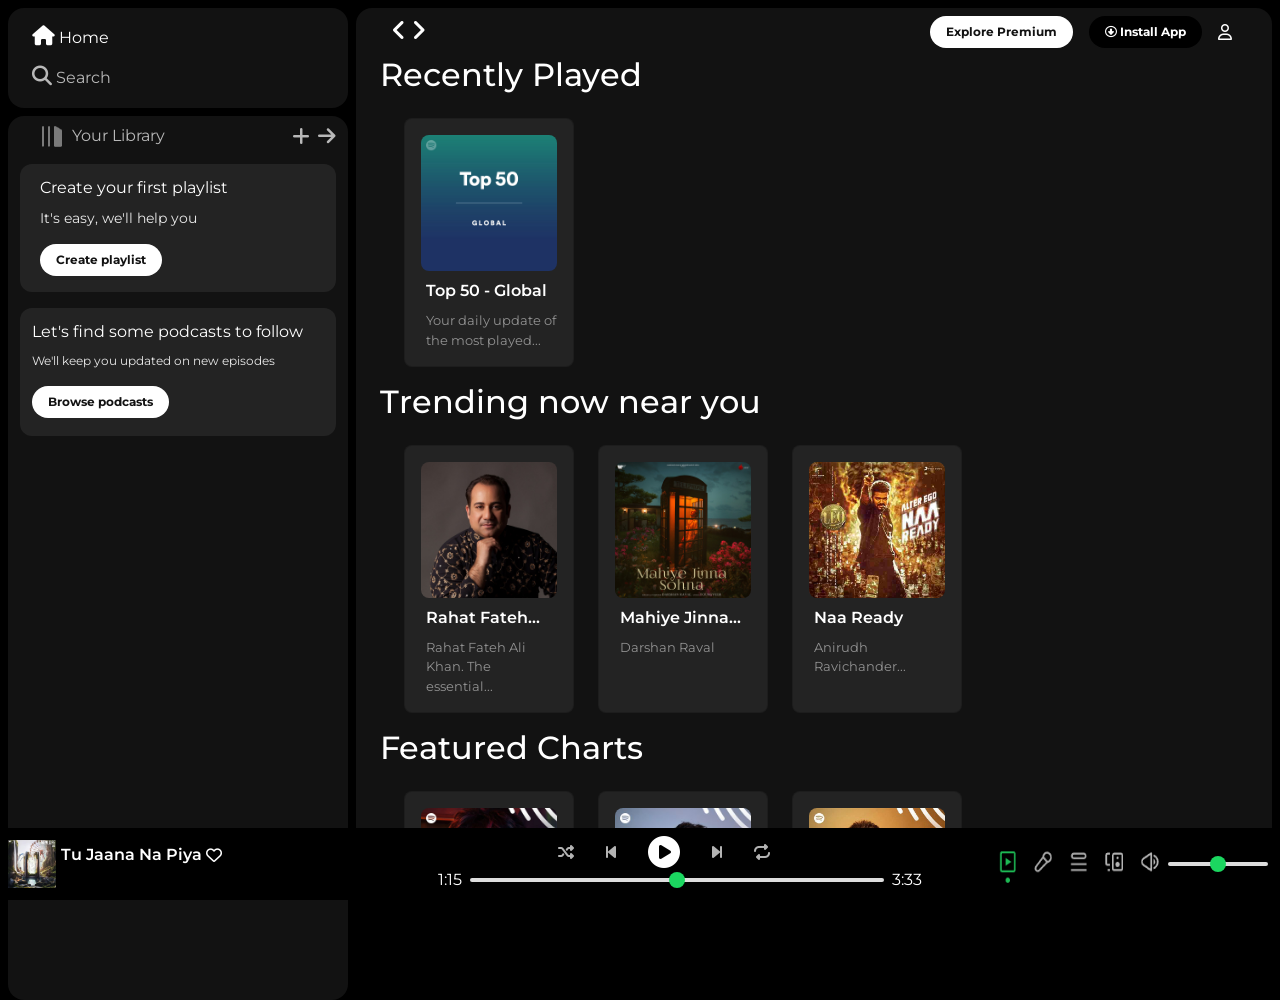
<file: index.html>
<!DOCTYPE html>
<html lang="en">
<head>
    <meta charset="UTF-8">
    <meta name="viewport" content="width=device-width, initial-scale=1.0">
    <link href="https://cdn.jsdelivr.net/npm/bootstrap@5.3.2/dist/css/bootstrap.min.css" rel="stylesheet" integrity="sha384-T3c6CoIi6uLrA9TneNEoa7RxnatzjcDSCmG1MXxSR1GAsXEV/Dwwykc2MPK8M2HN" crossorigin="anonymous">
    <link rel="icon" href="./logo.png">
    <title>Spotify - Web Player: Music for everyone</title>
    <link rel="preconnect" href="https://fonts.googleapis.com">
<link rel="preconnect" href="https://fonts.gstatic.com" crossorigin>
<link href="https://fonts.googleapis.com/css2?family=Montserrat:wght@300;400;500;600;700&family=Poppins&display=swap" rel="stylesheet">
<link rel="stylesheet" href="spotify clone.css">
<link rel="stylesheet" href="https://cdnjs.cloudflare.com/ajax/libs/font-awesome/6.4.2/css/all.min.css" integrity="sha512-z3gLpd7yknf1YoNbCzqRKc4qyor8gaKU1qmn+CShxbuBusANI9QpRohGBreCFkKxLhei6S9CQXFEbbKuqLg0DA==" crossorigin="anonymous" referrerpolicy="no-referrer" />
</head>
<body>
    <div class="main">
        <div class="sidebar">
            <div class="nav">
                <div class="nav-option" style="opacity:1">
                    <i class="fa-solid fa-house"></i>
                    <a href="#">Home</a>
                </div>
                <div class="nav-option">
                    <i class="fa-solid fa-magnifying-glass"></i>
                    <a href="#">Search</a>
                </div>
            </div>
            <div class="library">
                <div class="option">
                    <div class="lib-option nav-option">
                       <img src="lib.png">
                       <a href="#">Your Library</a>
                    </div>
                <div class="icons">
                    <i class="fa-solid fa-plus"></i>
                    <i class="fa-solid fa-arrow-right"></i>
                </div>
            </div>
                <div class="lib-box">
                    <div class="box">
                        <div class="box-p1">Create your first playlist </div>
                        <div class="box-p2">It's easy, we'll help you</div>
                        <button class="badge">Create playlist</button>
                    </div>
                    <div class="box-two">
                        <div class="box-p1">Let's find some podcasts to follow </div>
                        <div class="box-p3">We'll keep you updated on new episodes</div>
                        <button class="badge">Browse podcasts</button>
                    </div>
                </div>

            </div>    
        </div>
        <div class="main-content">
            <div class="sticky-nav">
                <div class="sticky-nav-icons">
                   <i class="fa-solid fa-angle-left" style="color: #ffffff;"></i>
                   <i class="right fa-solid fa-angle-right" style="color: #ffffff;"></i>
                </div>
                <div class="sticky-nav-options">
                   <button class="badge nav-item hide">Explore Premium</button>
                   <button class="dark-badge badge nav-item"><i class="fa-regular fa-circle-down"></i> Install App</button>
                   <i class="fa-regular fa-user nav-item" style="margin-right: 1rem;"></i>
                </div>
            </div>
            <div class="cards">
                <h2>Recently Played</h2>
                <div class="card-container">
                    <div class="card">
                        <img class="card-img" src="top 50_global.jpg">
                        <p class="card-title">Top 50 - Global</p>
                        <p class="card-info">Your daily update of the most played...</p>
                    </div>
                </div>
            </div>
           
            <div class="cards">
                <h2 class="h2">Trending now near you</h2>
                <div class="card-container">
                    <div class="card">
                        <img class="card-img" src="rahat fateh ali khan.jpeg">
                        <p class="card-title">Rahat Fateh...</p>
                        <p class="card-info">Rahat Fateh Ali Khan. The essential...</p>
                    </div>
                    <div class="card">
                        <img class="card-img" src="mahiya jinna sohna.jpg">
                        <p class="card-title">Mahiye Jinna...</p>
                        <p class="card-info">Darshan Raval</p>
                    </div>
                    <div class="card">
                        <img class="card-img" src="Naa-Ready.jpg">
                        <p class="card-title">Naa Ready</p>
                        <p class="card-info">Anirudh Ravichander...</p>
                    </div>
                </div>
                <h2 class="h2">Featured Charts</h2>
                <div class="card-container">
                    <div class="card">
                        <img class="card-img" src="darshan.jpeg">
                        <p class="card-title">Darshan Raval</p>
                        <p class="card-info">Release Radar form Darshan....</p>
                    </div>
                    <div class="card">
                        <img class="card-img" src="arman.jpeg">
                        <p class="card-title">Armaan Malik</p>
                        <p class="card-info">Release Radar from Armaan...</p>
                    </div>
                    <div class="card">
                        <img class="card-img" src="OIP.jpeg">
                        <p class="card-title">Amit Trivedi</p>
                        <p class="card-info">Release Radar from Amit Trivedi...</p>
                    </div>
                </div>
            </div>
           <div class="footer">
            <div class="line"> </div>
           </div>
        <div class="music-player">
            <div class="album">
                <img class="album-img" src="tu_jaana_na_piya.jpg">
                <div><p class="album-title">Tu Jaana Na Piya</p>
                <p class="album-info"></p></div>
            </div>
            <div class="heart"><i class="fa-regular fa-heart"></i></div>
            <div class="player">
                <div class="player-controls">
                    <i class="fa-solid fa-shuffle p-c-icon"></i>
                    <i class="fa-solid fa-backward-step p-c-icon"></i>
                    <i class="fa-solid fa-circle-play p-c-icon" style="opacity:1; font-size:2rem; padding-bottom:2rem;"></i>
                    <i class="fa-solid fa-forward-step p-c-icon"></i>
                    <i class="fa-solid fa-repeat p-c-icon"></i>
                </div>
                <div class="playback-bar">
                    <span class="current-time">1:15</span>
                    <input type="range" min="0" max="100" class="progress-bar" step="1">
                    <span class="total-time">3:33</span>
                </div>
            </div>
            <div class="controls">
                <img class="LRS" src="logoRS.png">
                <input type="range" min="0" max="100" class="progress-bar-speaker" step="1">
            </div>
        </div>
    </div>
    <script src="https://cdn.jsdelivr.net/npm/bootstrap@5.3.2/dist/js/bootstrap.bundle.min.js" integrity="sha384-C6RzsynM9kWDrMNeT87bh95OGNyZPhcTNXj1NW7RuBCsyN/o0jlpcV8Qyq46cDfL" crossorigin="anonymous"></script>
</body>
</html>
</file>
<file: spotify clone.css>
body {
    font-family: 'Montserrat', sans-serif;
    margin:0;
    background-color:black;
    color:#ffff;
    overflow:hidden;
}

.main{
    display:flex;
    height:100vh;
    padding:0.5rem;

}

.sidebar{
    background-color:black;
    width:340px;
    border-radius:1rem;/*16px*/
    margin-right:0.5rem;
}

.main-content {
    background-color: #121212;
    flex:1;
    border-radius:1rem;
    overflow:auto;
    padding:0 1.5rem 0 1.5rem;
}

.music-player {
    background-color:black;
    position:fixed;
    bottom:0;
    width:100%;
    height:72px;
}

a{
    text-decoration:none;
    color:white;
}

.nav{
    background-color:#121212;
    border-radius:1rem;
    display:flex;
    flex-direction:column;
    justify-content:center;
    height:100px;
    padding:0.5rem 0.75rem;

}

.nav-option{
    line-height:2.5rem;
    opacity:0.7;
    padding-left: 0.75rem;
    padding-right:0.75rem;

}
.nav-option:hover{
    opacity:1;
}

.nav-option i{
    font-size:1.25rem;
}

.nav--option a{
    font-size:1rem;
    margin-left:1rem;

}
.library{
    background-color:#121212;
    border-radius:1rem;
    height:100%;
    margin-top:0.5rem;
    padding-left: 0.75rem;
    padding-right:0.75rem;

}

.option{
    display:flex;
    justify-content:space-between;
    align-items: center;
}

.lib-option img{
    height:2.25rem;
    width:2.25rem;
}

.icons{
    font-size:1.25rem;
    display:flex;
}

.icone i{
    margin-right:1rem;
}
.fa-plus{
    padding-right:0.5rem;
    opacity:0.7;
}

.fa-arrow-right{
    opacity:0.7;
}

.fa-arrow-right:hover{
    opacity:1;
}

.fa-plus:hover{
    opacity:1;
}

.box{
    height:8rem;
    background-color:#232323;
    border-radius:0.75rem;
    margin:0.5rem 0 0.5rem 0;
    padding:0.75rem 1.25rem;
}

.box-p1{
    font-size:1rem;
    font-weight:500px;
    padding-bottom:0.5rem;
}

.box-p2{
    font-size:0.85rem;
    opacity:0.9;
    padding-bottom:0.5rem;
}

.badge{
    background-color:white;
    color:#121212;
    border:none;
    border-radius:100px;
    padding:0.25rem 1rem;
    font-weight:700px;
    margin-top:0.5rem;
    height:2rem;
    width:fit-content;
}

.box-two{
    height:8rem;
    background-color:#232323;
    border-radius:0.75rem;
    margin:1rem 0 0.5rem 0;
    padding:0.75rem 0.75rem;
}
.box-p3{
    font-size:0.75rem;
    opacity:0.9;
    padding-bottom:0.5rem;
}

.dark-badge{
    background-color:black;
    color:white;
}

.sticky-nav{
    position:sticky;
    top:0;
    background-color:#121212;
    display:flex;
    justify-content: space-between;
    align-items:center;
    padding:0.5rem 0 0.5rem 0;
    z-index: 10;

}

.sticky-nav-icons i{
    font-size:1.5rem;
}

.sticky-nav-icons{
    margin-left:0.75rem;
}

.sticky-nav-options{
    display:flex;
    justify-content:center;
    align-items:center;
}

.badge:hover{
    box-shadow:2px 2px 10px white;
}

.nav-item{
    margin-left:1rem;
}

.sticky-nav-options .badge{
    margin-top:0;
}

@media (max-width:1000px){
    .hide{
        display:none;
    }
}

@media (max-width:991.98px) {
  .right {
    display: none;
  }
}
.card{
    background-color: #232323;
    width:170px;
    border-radius:0.5rem;
    padding:1rem;
    padding-bottom:0rem;
    color:white;
    margin-top:1rem;
    margin-left:1.5rem;

}

.card-container{
    display:flex;
    flex-wrap:wrap;

}

.card-img{
    width:100%;
    border-radius:0.5rem;
}

.card-title{
    font-weight:600;
    padding-top:0.5rem;
    padding-left: 0.3rem;
}

.card-info{
    font-size:0.80rem;
    opacity:0.5;
    padding-left: 0.3rem;
}

.h2{
    padding-top:1rem;
}

.footer{
    height:240px;
    display:flex;
    align-items: center;
    justify-content:center;
}

.line{
    width:90%;
    height:30%;
    border-top:1px solid white;
    opacity:0.4;
}

.music-player{
    display:flex;
    left:0;
    align-items:center;
    justify-content:space-between;
}

.album{
    width:25%;
}

.player{
    width:50%;
    margin-left: 24rem;
}

.controls{
    width:25%;
}

.player-controls{
    display:flex;
    justify-content:center;
    align-items:center;
}

.playback-bar{
    display:flex;
    justify-content: center;
    align-items: center;
}
.p-c-icon{
    height:1rem;
    margin-right:2rem;
    opacity:0.7;
}

.p-c-icon:hover{
    opacity:1;
}

.progress-bar{
    width:70%;
    appearance:none;
    background-color: transparent;
    overflow:visible;
    cursor: pointer;

}  

.progress-bar::-webkit-slider-runnable-track{
    background-color:#ddd;
    border-radius:100px;
    height:0.25rem;
}

.progress-bar::-webkit-slider-thumb{
    appearance:none;
    height:1rem;
    width:1rem;
    background-color:#1bd760;
    border-radius:50px;
    margin-top:-6px;
}

.current-time{
    margin-right:0.5rem;
}

.total-time{
    margin-left:0.5rem;
}

.album{
    display:flex;
    padding-left:8px;
    position:absolute;
}

.album-img{
    width:3rem;
    height:3rem;
}

.album-title{
    font-weight:600;
    padding-top:0.2rem;
    padding-left: 0.3rem;
}

.album-info{
    font-size:0.80rem;
    opacity:0.5;
    padding-left: 0.3rem;
    display:flex;
    align-items:center;
    justify-content:end;
    position:absolute;
    left:55px;
    top:25px;

}
.heart{
    position:absolute;
    left:206px;
    bottom:32px;
}

.controls{
    display:flex;
    padding-right:4px;
    margin-right: 8px;

}

.LRS{
    height:3rem;
    width:12rem;
    padding-right:5px;
}

.progress-bar-speaker{
    width:40%;
    appearance:none;
    background-color: transparent;
    overflow:visible;
    cursor: pointer;
    
}

.progress-bar-speaker::-webkit-slider-runnable-track{
    background-color:#ddd;
    border-radius:100px;
    height:0.25rem;
    left:2px;
    bottom:3px;
    margin:0;
    padding:0;
}

.progress-bar-speaker::-webkit-slider-thumb{
    appearance:none;
    height:1rem;
    width:1rem;
    background-color:#1bd760;
    border-radius:50px;
    margin-top:-6px;
}

.sound-bar{
    padding-left: 40px;
    margin-left:30px;
}
</file>
